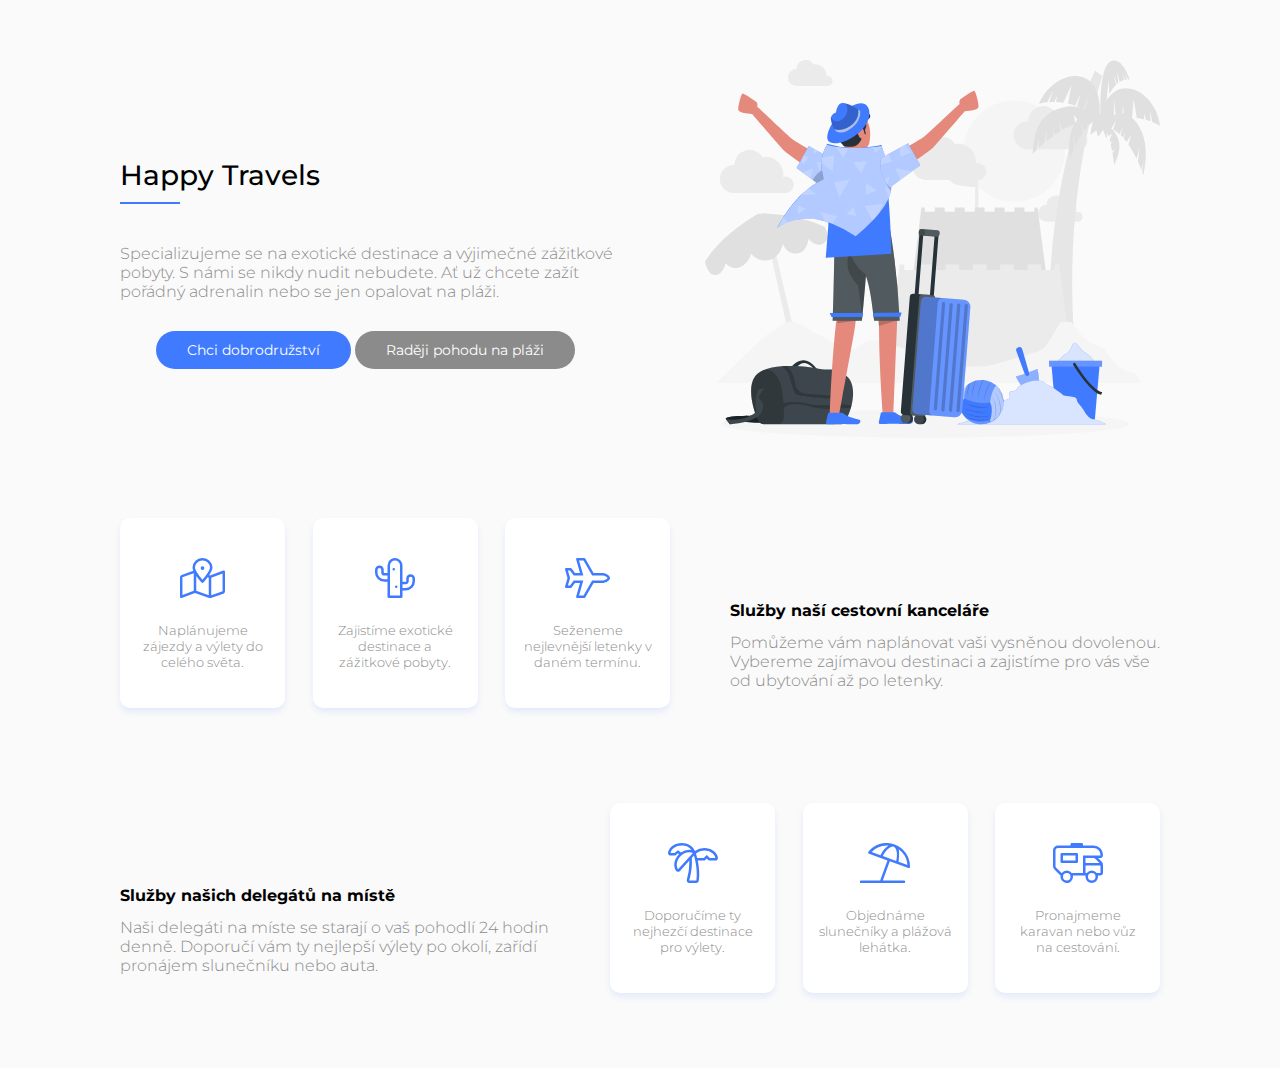
<file: PROJEKT-cestovka/index.html>
<!DOCTYPE html>
<html lang="en">
<head>
    <meta charset="UTF-8">
    <meta http-equiv="X-UA-Compatible" content="IE=edge">
    <meta name="viewport" content="width=device-width, initial-scale=1.0">
    <title>Happy Travels Ottmarova</title>
    <link rel="stylesheet" href="style.css">
    <style>
        @import url('https://fonts.googleapis.com/css2?family=Montserrat:wght@300;400;500&display=swap');
    </style>

</head>
<body>
<main>
    <section class="hero">
    <svg class="ilustrace" xmlns="http://www.w3.org/2000/svg" width="350" height="290.5" viewbox="0 0 350 290.5">
        <g id="happy-traveler" transform="translate(-43.176 -73.592)">
          <g id="Background_Complete" data-name="Background Complete" transform="translate(43.176 73.592)">
            <g id="Group_14" data-name="Group 14">
              <circle id="Ellipse_1" data-name="Ellipse 1" cx="38.967" cy="38.967" r="38.967" transform="translate(198.954 31.093)" fill="#f5f5f5"/>
              <path id="Path_1" data-name="Path 1" d="M405.792,138.32a6.342,6.342,0,0,0-8.17-6.079,13.437,13.437,0,0,0-15.774-15.159,11.747,11.747,0,0,0-21.784,5.939c-.066,0-.129-.009-.2-.009a10.827,10.827,0,1,0,0,21.655H399.63l-.007-.009A6.343,6.343,0,0,0,405.792,138.32Z" transform="translate(-111.609 -75.941)" fill="#ebebeb"/>
              <path id="Path_2" data-name="Path 2" d="M298.858,175.561a6.344,6.344,0,0,0-8.169-6.079,13.433,13.433,0,0,0-15.774-15.158,11.747,11.747,0,0,0-21.784,5.938c-.066,0-.13-.009-.2-.009a10.828,10.828,0,1,0,0,21.655H292.7l-.008-.009A6.342,6.342,0,0,0,298.858,175.561Z" transform="translate(-82.446 -89.636)" fill="#ebebeb"/>
              <path id="Path_3" data-name="Path 3" d="M112.2,188.367a6.342,6.342,0,0,0-8.17-6.079A13.437,13.437,0,0,0,88.254,167.13a11.747,11.747,0,0,0-21.784,5.939c-.066,0-.129-.009-.2-.009a10.828,10.828,0,1,0,0,21.655h39.764l-.008-.009A6.343,6.343,0,0,0,112.2,188.367Z" transform="translate(-43.938 -92.373)" fill="#ebebeb"/>
              <path id="Path_4" data-name="Path 4" d="M403.366,221.361a3.834,3.834,0,0,0-4.938-3.674,8.12,8.12,0,0,0-9.534-9.162,7.1,7.1,0,0,0-13.166,3.589c-.04,0-.079-.006-.119-.006a6.544,6.544,0,1,0,0,13.088h24.034l0-.006A3.833,3.833,0,0,0,403.366,221.361Z" transform="translate(-112.852 -100.724)" fill="#ebebeb"/>
              <path id="Path_5" data-name="Path 5" d="M156.16,89.84a3.831,3.831,0,0,0-4.937-3.674A8.116,8.116,0,0,0,141.689,77a7.1,7.1,0,0,0-13.167,3.589c-.039,0-.078-.007-.118-.007a6.544,6.544,0,0,0,0,13.089h24.034l-.006-.006A3.833,3.833,0,0,0,156.16,89.84Z" transform="translate(-58.054 -73.592)" fill="#ebebeb"/>
              <path id="Path_6" data-name="Path 6" d="M89.857,243.621l25.4,115.368,4.616-2.165L93.2,242.969Z" transform="translate(-46.073 -125.604)" fill="#ebebeb"/>
              <g id="Group_12" data-name="Group 12" transform="translate(252.071 0.417)">
                <g id="Group_10" data-name="Group 10" transform="translate(11.996 7.613)">
                  <path id="Path_7" data-name="Path 7" d="M399.33,351.2s-15.7-108.4,19.646-220.523L413.43,126.4s-41.423,84.79-35.392,227.843Z" transform="translate(-377.438 -126.4)" fill="#e6e6e6"/>
                </g>
                <g id="Group_11" data-name="Group 11">
                  <path id="Path_8" data-name="Path 8" d="M431.1,99.409c12.959-8.492,32.144,5.024,34.774,26.141a40.037,40.037,0,0,0-5.949-2.827c-1-5.312-1.972-10.015-1.972-10.015l.689,9.536c-1.139-.408-2.384-.808-3.731-1.173l-.9-5.133-.423,4.792a46.055,46.055,0,0,0-5.572-.987L445.6,104.766l-1.256,14.715a39.423,39.423,0,0,0-5.751.255l-1.482-10.191-.013,10.392a37.175,37.175,0,0,0-4.859,1.121l-1.775-15.2s.053,8.546-.044,15.793a39.884,39.884,0,0,0-12.515,7.363l-.135-1.871S419.273,107.16,431.1,99.409Z" transform="translate(-367.946 -75.452)" fill="#e0e0e0"/>
                  <path id="Path_9" data-name="Path 9" d="M410.218,91.988c-10.288-11.585-32.339-3.557-40.4,16.138a40.1,40.1,0,0,1,6.481-1.172c2.358-4.864,4.523-9.151,4.523-9.151l-3.159,9.025c1.206-.1,2.513-.157,3.908-.158l2.207-4.72-.844,4.735a46.391,46.391,0,0,1,5.636.506l6.25-13.822-2.637,14.53a39.685,39.685,0,0,1,5.485,1.75l4.1-9.448-2.705,10.034a37.19,37.19,0,0,1,4.4,2.352l5.687-14.206s-2.286,8.235-4.087,15.255a39.891,39.891,0,0,1,10.154,10.379l.62-1.771S419.607,102.563,410.218,91.988Z" transform="translate(-364.97 -74.818)" fill="#e0e0e0"/>
                  <path id="Path_10" data-name="Path 10" d="M401.837,121.313c10.314-10.07,18.065-1.306,18.065-1.306a22.513,22.513,0,0,0-10.341,6.647l-1.4-1.817.224,3.1c-.719.827-1.409,1.69-2.072,2.577l-2.364-5.375,1.008,7.277c-.949,1.395-1.834,2.822-2.649,4.246l-1.041-5.334.079,7.068c-.858,1.594-1.631,3.157-2.313,4.631l-1.124-9.78-.147,12.648c-1.651,3.9-2.508,6.643-2.508,6.643S391.523,131.382,401.837,121.313Z" transform="translate(-366.508 -76.67)" fill="#e0e0e0"/>
                  <path id="Path_11" data-name="Path 11" d="M431.3,145.6l-2.131,1.227c-.312-1.638-.671-3.361-1.081-5.105l1.452-2.652-1.822,1.126q-.218-.869-.454-1.734l1.856-5.2-2.779,2.07c-1.5-4.683-3.417-8.8-5.811-10.772,0,0,23.661,7.559,10.29,33.063,0,0-.428-4.038-1.38-9.338Z" transform="translate(-368.117 -77.173)" fill="#e0e0e0"/>
                  <path id="Path_12" data-name="Path 12" d="M404.563,123.933l-3.784-7.125,1.556,7.422q-.563.093-1.143.207l-4.9-6.105,1.208,7.03a43.823,43.823,0,0,0-4.925,1.815,55.53,55.53,0,0,0-5.113,2.58l-2.39-6.236,1.112,6.979c-1.624.969-3.2,2-4.72,3.063l-1.189-5.5.112,6.264c-1.858,1.343-3.614,2.716-5.23,4.055l.147-9.959-1.448,11.055c-1.657,1.415-3.14,2.764-4.408,3.963l-.184-6.908-1.746,8.773c-1.824,1.807-2.866,2.965-2.866,2.965.952-24.191,10.318-33.8,25.835-36.392S417.179,125.4,417.179,125.4,412.415,123.146,404.563,123.933Z" transform="translate(-364.649 -76.368)" fill="#e0e0e0"/>
                  <path id="Path_13" data-name="Path 13" d="M453.291,153.84l-1.419,7.211c-.68-1.79-1.61-4.089-2.781-6.647l1.27-10.553-2.325,8.319a81.394,81.394,0,0,0-6.3-10.878l2.208-7.316-3.582,5.43c-.716-.943-1.458-1.859-2.229-2.736l1.257-4.606-1.937,3.849q-.795-.861-1.625-1.661l1.523-6.144-2.42,5.312a27,27,0,0,0-4.968-3.587l2.467-7.513-3.867,6.809a17.076,17.076,0,0,0-7.771-1.624s4.661-7.493,13.307-10.081,27.2,13.029,19.134,47.461c0,0-.247-.784-.726-2.122Z" transform="translate(-368.133 -76.712)" fill="#e0e0e0"/>
                  <path id="Path_14" data-name="Path 14" d="M439.031,84.267l1.472,4.37a9.533,9.533,0,0,0-1.614.23l-1.776-5.689,1.185,5.841a12.6,12.6,0,0,0-3.185,1.454l-2.444-7.685,1.436,8.375c-.389.288-.785.606-1.187.96l-2.758-7.213,2.082,7.836a30.4,30.4,0,0,0-5.166,6.882l-.764-10.574-1.216,14.433a85.977,85.977,0,0,0-4.877,13.981s-1.5-38.417,7.756-42.766,14.763,14.147,14.763,14.147a5.409,5.409,0,0,0-1.266-.206Z" transform="translate(-368.092 -74.037)" fill="#e0e0e0"/>
                  <path id="Path_15" data-name="Path 15" d="M425.31,129.811l-.826,7.29-2.778-7.029-3.774,5.5-1.473-5.123-4.338,3.639s.53-9.295,3.3-13.544S426.484,119.282,425.31,129.811Z" transform="translate(-367.595 -76.808)" fill="#e0e0e0"/>
                </g>
              </g>
              <g id="Group_13" data-name="Group 13" transform="translate(139.386 78.291)">
                <path id="Path_16" data-name="Path 16" d="M300.835,252.124V201.31s-10.309,10.944-17.146,9.46-15.743,3.69-15.743,3.69,8.944-1.3,12.264,2.326,18.139,4.018,18.139,4.018v33.184Z" transform="translate(-229.929 -201.31)" fill="#ebebeb"/>
                <path id="Path_17" data-name="Path 17" d="M345.089,238.879h-2.341v3.2h-7.732v-3.2h-7.591v3.2h-7.732v-3.2H312.1v3.2H304.37v-3.2h-7.591v3.2h-7.732v-3.2h-7.591v3.2h-7.732v-3.2h-7.591v3.2H258.4v-3.2h-2.6l-7.533,60.215,104.614-.435Z" transform="translate(-228.708 -203.642)" fill="#e0e0e0"/>
                <path id="Path_18" data-name="Path 18" d="M360.441,285.48h-3.216v4.391H346.6V285.48h-10.43v4.391H325.548V285.48H315.119v4.391H304.495V285.48H294.065v4.391H283.441V285.48H273.012v4.391H262.388V285.48H251.959v4.391H241.335V285.48h-3.571l-10.35,82.732,143.734-.6Z" transform="translate(-227.413 -206.534)" fill="#ebebeb"/>
              </g>
              <path id="Path_19" data-name="Path 19" d="M356.622,361.378c-1.927-2.505-3.745-5.065-5.761-7.477a2.529,2.529,0,0,1-.292-.4,16.377,16.377,0,0,0-2.075-1.318c-.127-.051-.549-.246-.987-.431-.81-.342-1.614-.709-2.414-1.08-5.063-2.346-9.609-5.063-13.428-9.69-2.092-2.535-3.763-5.493-5.933-7.942-.052.081-.478-.176-.68-.373-.645-.084-1.519-.234-1.635-.235-.875-.017-1.752.017-2.626.062-1.25.064-2.5.182-3.741.308-4.853,8.182-10.993,19.348-13.7,20.826-4.192,2.286-42.858,14.04-45.705,13.346s-17.777.694-21.524.534-10.532-2.075-20.353-7.274-15.2-5.238-27.03-9.577-19.768-5.993-26.693.685-25.945-7.421-31.873-9.43-17.275-13.575-25.014-8.179S90.98,341.7,81.312,351.345,52.459,379.62,52.459,379.62H379.082l-3.749-7.552C368.107,371.613,361.509,367.734,356.622,361.378Z" transform="translate(-43.752 -131.15)" fill="#f5f5f5"/>
              <path id="Path_20" data-name="Path 20" d="M43.176,262.563S54.122,242.9,83.787,225.875c0,0,24.138-2.058,51.392,9.823,0,0,5.525,9.179-.753,12.8s-11.493-3.657-11.493-3.657-1.158,11.085-9.351,11.406-10.6-7.749-10.6-7.749-.8,10.173-10.583,12.744c-8.49,2.233-13.764-4.995-13.764-4.995s-1.689,8.361-9.3,10.772c-6.114,1.939-10.3-3.322-10.3-3.322s-1.755,9.074-8.248,9.074C45.217,272.767,43.176,262.563,43.176,262.563Z" transform="translate(-43.176 -107.412)" fill="#e0e0e0"/>
            </g>
          </g>
          <g id="Shadow" transform="translate(55.308 342.851)">
            <ellipse id="_Path_" data-name="&lt;Path&gt;" cx="157.131" cy="10.621" rx="157.131" ry="10.621" fill="#f5f5f5"/>
          </g>
          <g id="Sand" transform="translate(236.992 291.177)">
            <g id="Group_20" data-name="Group 20">
              <g id="Group_15" data-name="Group 15" transform="translate(70.838)">
                <path id="Path_21" data-name="Path 21" d="M383.989,365.847s4.082-5.973,7.792-7.643,4.322-8.014,6.335-8.366,4.24,5.51,7.765,7.216,8.863,8.757,8.863,8.757Z" transform="translate(-378.433 -349.822)" fill="#407bff"/>
                <path id="Path_22" data-name="Path 22" d="M383.989,365.847s4.082-5.973,7.792-7.643,4.322-8.014,6.335-8.366,4.24,5.51,7.765,7.216,8.863,8.757,8.863,8.757Z" transform="translate(-378.433 -349.822)" fill="#fff" opacity="0.8" style="isolation: isolate"/>
                <path id="Path_23" data-name="Path 23" d="M413.41,409.925h-29.68l-3.752-43.057h37.183Z" transform="translate(-378.184 -350.88)" fill="#407bff"/>
                <rect id="Rectangle_3" data-name="Rectangle 3" width="40.774" height="4.526" transform="translate(0 13.762)" fill="#407bff"/>
                <rect id="Rectangle_4" data-name="Rectangle 4" width="40.774" height="4.526" transform="translate(0 13.762)" fill="#fff" opacity="0.2" style="isolation: isolate"/>
                <path id="Path_24" data-name="Path 24" d="M397.916,367.784c2.706,4.239,14.266,21.737,21.435,23.011l.886-2.12s-6.423.768-20.6-21.961a1.019,1.019,0,0,0-1.342-.364h0A1.009,1.009,0,0,0,397.916,367.784Z" transform="translate(-379.287 -350.84)" fill="#263238"/>
              </g>
              <g id="Group_16" data-name="Group 16" transform="translate(45.412 3.254)">
                <path id="Path_25" data-name="Path 25" d="M352.79,353.4h0a2.392,2.392,0,0,1,3.015,1.624l5.071,17.719,6.591-2.638s3.968,14.774-3.525,17.106c-7.328,2.281-12.987-11.355-12.987-11.355l6.7-1.853-6.395-17.5A2.393,2.393,0,0,1,352.79,353.4Z" transform="translate(-350.956 -353.291)" fill="#407bff"/>
                <path id="Path_26" data-name="Path 26" d="M363.941,388.328c-7.325,2.279-12.981-11.358-12.981-11.358l6.7-1.848s1.154,1.97,2.448,1.482.769-2.748.769-2.748l6.594-2.636S371.435,385.992,363.941,388.328Z" transform="translate(-350.956 -354.404)" fill="#fff" opacity="0.4" style="isolation: isolate"/>
              </g>
              <g id="Group_17" data-name="Group 17" transform="translate(0 28.912)">
                <path id="Path_27" data-name="Path 27" d="M417.087,414.416c-3.688-1.829-7.453-3.557-8.659-3.636-2.6-.172-4.082-1.326-5.937-3.532s-2.6-4.754-5.936-8.3.371-4.966-6.679-5.88-4.329-.333-8.658-3.454-3.457-3.12-8.531-5.346-2.107-3.077-8.044-3.58c-4.1-.346-10.586,1.814-13.948,4.214-1.492,1.065-2.257,2.832-3.727,3.767-1.656,1.053-4.238-.9-3.967,2.63a9.046,9.046,0,0,1,.122,2.765c-.478,2.005-8.742,2-10.839,2.63a2,2,0,0,0-1.261.766c-.477.854.241,2.365-.687,2.678-.29.1-.612-.014-.914.043-1.119.215-.824,2.221-1.867,2.683-1,.441-2.259-.476-3.423-.039-.9.336-1.192,1.542-1.971,2.017-1.356.828-2.77,1.439-4.108,2.316-2.329,1.526-4.344,3.394-6.841,4.738l-6.679,1.825-1.995.7Z" transform="translate(-302.539 -380.647)" fill="#407bff"/>
                <path id="Path_28" data-name="Path 28" d="M417.087,414.416c-3.688-1.829-7.453-3.557-8.659-3.636-2.6-.172-4.082-1.326-5.937-3.532s-2.6-4.754-5.936-8.3.371-4.966-6.679-5.88-4.329-.333-8.658-3.454-3.457-3.12-8.531-5.346-2.107-3.077-8.044-3.58c-4.1-.346-10.586,1.814-13.948,4.214-1.492,1.065-2.257,2.832-3.727,3.767-1.656,1.053-4.238-.9-3.967,2.63a9.046,9.046,0,0,1,.122,2.765c-.478,2.005-8.742,2-10.839,2.63a2,2,0,0,0-1.261.766c-.477.854.241,2.365-.687,2.678-.29.1-.612-.014-.914.043-1.119.215-.824,2.221-1.867,2.683-1,.441-2.259-.476-3.423-.039-.9.336-1.192,1.542-1.971,2.017-1.356.828-2.77,1.439-4.108,2.316-2.329,1.526-4.344,3.394-6.841,4.738l-6.679,1.825-1.995.7Z" transform="translate(-302.539 -380.647)" fill="#fff" opacity="0.8" style="isolation: isolate"/>
              </g>
              <g id="Group_19" data-name="Group 19" transform="translate(1.689 28.531)">
                <path id="Path_29" data-name="Path 29" d="M338.49,397.321a1.522,1.522,0,0,1-.009.206v.009a16.9,16.9,0,0,1-2.664,8.957c-.141.216-.281.431-.441.647a17.083,17.083,0,0,1-3.527,3.686,11.146,11.146,0,0,1-.957.685h-.009a1.64,1.64,0,0,1-.234.15c-.1.075-.206.131-.31.2a5.359,5.359,0,0,1-.5.3c-.263.15-.535.3-.807.431h-.009a17.017,17.017,0,0,1-19.95-3.489,16.585,16.585,0,0,1-2.861-4,16.963,16.963,0,0,1-1.876-7.775v-.056c0-.478.019-.957.066-1.426a16.787,16.787,0,0,1,1.81-6.3,15.379,15.379,0,0,1,.825-1.435,17.385,17.385,0,0,1,3.6-4.033,14.712,14.712,0,0,1,1.4-1.013,6.241,6.241,0,0,1,.525-.338,16.7,16.7,0,0,1,4.314-1.867c.131-.037.263-.075.394-.1a17.188,17.188,0,0,1,4.146-.507q.661,0,1.294.056c.113,0,.216.009.328.019h.009a16.807,16.807,0,0,1,5.478,1.482c.066.028.141.066.216.1a17.032,17.032,0,0,1,9.6,13.159v.028A15.934,15.934,0,0,1,338.49,397.321Z" transform="translate(-304.34 -380.241)" fill="#407bff"/>
                <path id="Path_30" data-name="Path 30" d="M340.062,397.606a17.034,17.034,0,0,1-9.454,15.27c-.009.009-.009,0-.009,0a3.581,3.581,0,0,1-.938-1.154c3.151-9.192,0-14.116,0-14.116l.009-.094.225-1.473.047-.272c.488-2.729,1.716-7.841,4.38-10.936A17.045,17.045,0,0,1,340.062,397.606Z" transform="translate(-305.911 -380.526)" fill="#fff" opacity="0.6" style="isolation: isolate"/>
                <path id="Path_31" data-name="Path 31" d="M308.326,394.62s-2.992,2.992-2.11,10.73a17.074,17.074,0,0,1,4.427-21.028A20.559,20.559,0,0,0,308.326,394.62Z" transform="translate(-304.34 -380.494)" fill="#fff" opacity="0.6" style="isolation: isolate"/>
                <path id="Path_32" data-name="Path 32" d="M333.012,384.546c-3.752,4.352-4.662,12.775-4.662,12.775-10.3,2.523-19.762-2.954-19.762-2.954a20.659,20.659,0,0,1,2.317-10.3,17.075,17.075,0,0,1,22.107.478Z" transform="translate(-304.602 -380.241)" fill="#fff" opacity="0.2" style="isolation: isolate"/>
                <path id="Path_33" data-name="Path 33" d="M329.34,414.5a17.017,17.017,0,0,1-19.95-3.489c3.2,1.9,9.736,4.568,19.012,2.336A3.58,3.58,0,0,0,329.34,414.5Z" transform="translate(-304.653 -382.151)" fill="#fff" opacity="0.2" style="isolation: isolate"/>
                <g id="Group_18" data-name="Group 18" transform="translate(0 0.056)" opacity="0.2" style="isolation: isolate">
                  <path id="Path_34" data-name="Path 34" d="M330.009,382a20.065,20.065,0,0,0-1.229,1.951,30.111,30.111,0,0,0-1.791,4.014c-.525,1.379-.929,2.8-1.313,4.211-.366,1.426-.694,2.87-.966,4.324a30.273,30.273,0,0,1,.619-4.4,36.108,36.108,0,0,1,1.219-4.3,26.451,26.451,0,0,1,1.913-4.033,20.492,20.492,0,0,1,1.332-1.876C329.859,381.929,329.934,381.967,330.009,382Z" transform="translate(-305.604 -380.4)"/>
                  <path id="Path_35" data-name="Path 35" d="M323.981,380.32c-.234.422-.45.853-.657,1.285a29.321,29.321,0,0,0-1.7,4.511c-.5,1.538-.872,3.114-1.229,4.69s-.657,3.17-.929,4.765a40.082,40.082,0,0,1,.582-4.84,41.054,41.054,0,0,1,1.126-4.746,26.5,26.5,0,0,1,1.829-4.549c.206-.385.422-.769.647-1.135C323.766,380.3,323.869,380.31,323.981,380.32Z" transform="translate(-305.279 -380.301)"/>
                  <path id="Path_36" data-name="Path 36" d="M317.919,380.781c-.094.253-.2.507-.291.76a33.318,33.318,0,0,0-1.266,4.268c-.366,1.444-.647,2.908-.919,4.38s-.5,2.945-.713,4.427a37.841,37.841,0,0,1,.366-4.483,44.286,44.286,0,0,1,.816-4.427,28.044,28.044,0,0,1,1.379-4.305c.075-.169.15-.347.234-.516C317.656,380.847,317.788,380.809,317.919,380.781Z" transform="translate(-304.985 -380.331)"/>
                  <path id="Path_37" data-name="Path 37" d="M312.98,382.881c-.319,1.051-.619,2.1-.835,3.17-.272,1.191-.469,2.4-.657,3.611s-.319,2.429-.431,3.658a25.594,25.594,0,0,1,.075-3.7,34.591,34.591,0,0,1,.553-3.667,27.572,27.572,0,0,1,.769-2.739C312.624,383.1,312.8,382.984,312.98,382.881Z" transform="translate(-304.755 -380.461)"/>
                  <path id="Path_38" data-name="Path 38" d="M334.56,403.869a16.711,16.711,0,0,1-.685,5.224,17.66,17.66,0,0,1-.91,2.467c-.122.272-.263.544-.4.807h-.009a1.642,1.642,0,0,1-.234.15,19.731,19.731,0,0,0,1.21-3.517,17.493,17.493,0,0,0,.563-5.121,18.727,18.727,0,0,0-.788-5.093,20.878,20.878,0,0,0-2.063-4.774,16.405,16.405,0,0,1,2.4,4.662A17.492,17.492,0,0,1,334.56,403.869Z" transform="translate(-306.01 -381.152)"/>
                  <path id="Path_39" data-name="Path 39" d="M338.057,403.151l-.047,1.416-.2,1.407a9.264,9.264,0,0,1-.2,1.135c-.141.216-.281.431-.441.647a12.141,12.141,0,0,0,.281-1.829l.141-1.388.028-1.388a9.944,9.944,0,0,0-.037-1.4c-.047-.46-.047-.919-.131-1.379A20.508,20.508,0,0,0,336.078,395a19.059,19.059,0,0,0-2.758-4.84,15.947,15.947,0,0,1,3.086,4.7,19.7,19.7,0,0,1,1.519,5.459c.075.469.066.938.1,1.416A10.2,10.2,0,0,1,338.057,403.151Z" transform="translate(-306.139 -380.913)"/>
                  <path id="Path_40" data-name="Path 40" d="M340.406,397.74a1.522,1.522,0,0,1-.009.206c-.019-.1-.038-.216-.056-.319a24.906,24.906,0,0,0-1.885-5.637,20.336,20.336,0,0,0-3.245-5,17.436,17.436,0,0,1,3.564,4.84,23.229,23.229,0,0,1,1.482,3.649v.028A15.934,15.934,0,0,1,340.406,397.74Z" transform="translate(-306.256 -380.716)"/>
                  <path id="Path_41" data-name="Path 41" d="M307.491,392.421a13.983,13.983,0,0,0-1.923,2.776,18.367,18.367,0,0,0-1.229,2.823c0-.478.019-.957.066-1.426a14.165,14.165,0,0,1,.854-1.576A9.9,9.9,0,0,1,307.491,392.421Z" transform="translate(-304.34 -381.053)"/>
                  <path id="Path_42" data-name="Path 42" d="M308.422,387.581c-.713.807-1.407,1.6-2.082,2.411a15.372,15.372,0,0,1,.825-1.435A14.047,14.047,0,0,1,308.422,387.581Z" transform="translate(-304.464 -380.753)"/>
                  <path id="Path_43" data-name="Path 43" d="M308.559,399.159q2.337.9,4.732,1.592a42.5,42.5,0,0,0,4.838,1.153,22.023,22.023,0,0,0,9.85-.122,14.864,14.864,0,0,1-4.914.984,25.853,25.853,0,0,1-5.019-.4,35.916,35.916,0,0,1-4.863-1.272A32.738,32.738,0,0,1,308.559,399.159Z" transform="translate(-304.602 -381.471)"/>
                  <path id="Path_44" data-name="Path 44" d="M308.559,403.507a40.417,40.417,0,0,0,4.807,1.577,36.387,36.387,0,0,0,4.949.95,28.662,28.662,0,0,0,5.025.237l1.26-.059,1.253-.151c.845-.053,1.655-.3,2.5-.42a20.866,20.866,0,0,1-4.99.99,25.791,25.791,0,0,1-5.1-.133,31.706,31.706,0,0,1-4.989-1.069A26.086,26.086,0,0,1,308.559,403.507Z" transform="translate(-304.602 -381.741)"/>
                  <path id="Path_45" data-name="Path 45" d="M308.989,407.266a30.006,30.006,0,0,0,4.573,1.708,28.048,28.048,0,0,0,4.764.959c.8.128,1.612.15,2.421.21.809-.009,1.621.022,2.429-.046a29.116,29.116,0,0,0,4.829-.7,20.434,20.434,0,0,1-4.8,1.058,22.03,22.03,0,0,1-4.934-.058,25.183,25.183,0,0,1-4.813-1.081A20.972,20.972,0,0,1,308.989,407.266Z" transform="translate(-304.629 -381.975)"/>
                  <path id="Path_46" data-name="Path 46" d="M309.747,410.1a30.765,30.765,0,0,0,4.308,1.607,27.234,27.234,0,0,0,4.479.923,21.684,21.684,0,0,0,4.56.146l1.142-.089,1.132-.184c.765-.081,1.49-.342,2.251-.486a17.12,17.12,0,0,1-4.493,1.118,19.836,19.836,0,0,1-4.651-.04,24.123,24.123,0,0,1-4.529-1.046A20.489,20.489,0,0,1,309.747,410.1Z" transform="translate(-304.676 -382.151)"/>
                </g>
              </g>
            </g>
          </g>
          <g id="Travel_bag" data-name="Travel bag" transform="translate(59.031 304.555)">
            <g id="Group_23" data-name="Group 23">
              <path id="Path_47" data-name="Path 47" d="M113.791,369.478s3.34-5.009,9.276-5.38,10.947,7.2,10.947,7.2H132.13s-4.795-5.159-8.228-5.159-6.771,4.267-6.771,4.267Z" transform="translate(-63.414 -364.085)" fill="#263238"/>
              <g id="Group_21" data-name="Group 21" transform="translate(0 41.754)">
                <path id="Path_48" data-name="Path 48" d="M60.08,411.844c2.059-3.425,25.063-1.2,30.259-3.242l2.783,4.826s-3.965,2.2-10.554,1.424-16.533-.987-19.131,1.3Z" transform="translate(-60.08 -408.602)" fill="#263238"/>
                <path id="Path_49" data-name="Path 49" d="M60.08,411.844c2.059-3.425,25.063-1.2,30.259-3.242l2.783,4.826s-3.965,2.2-10.554,1.424-16.533-.987-19.131,1.3Z" transform="translate(-60.08 -408.602)" opacity="0.3" style="isolation: isolate"/>
              </g>
              <path id="Path_50" data-name="Path 50" d="M158.284,398.936c-.188.816-.394,1.613-.628,2.392-1.848,6.387-4.765,11.555-6.866,12.353H91.147A5.373,5.373,0,0,1,86.9,411.6c-.009-.019-.028-.037-.047-.066a4.713,4.713,0,0,1-.553-.91c-4.118-8.6-8.273-25.8-2.429-33.644a13.033,13.033,0,0,1,2.1-2.214,2.049,2.049,0,0,1,.169-.131,17.57,17.57,0,0,1,4.071-2.486c.009,0,.009-.009.019-.009s.019-.009.028-.009c4.108-1.857,9.154-2.711,14.107-3.076,1.435-.113,2.861-.178,4.258-.206,3.658-.1,7.072-.009,9.792.066,9.586.244,17.127,3.1,22.267,2.6a15.425,15.425,0,0,1,5.665.45,15.982,15.982,0,0,1,1.557.525,25.14,25.14,0,0,1,6.453,3.967C160.151,381.106,160.235,390.663,158.284,398.936Z" transform="translate(-61.377 -364.378)" fill="#263238"/>
              <path id="Path_51" data-name="Path 51" d="M158.284,398.936c-.188.816-.394,1.613-.628,2.392-1.848,6.387-4.765,11.555-6.866,12.353H91.147A5.373,5.373,0,0,1,86.9,411.6c-.009-.019-.028-.037-.047-.066a4.713,4.713,0,0,1-.553-.91c-4.118-8.6-8.273-25.8-2.429-33.644a13.033,13.033,0,0,1,2.1-2.214,2.049,2.049,0,0,1,.169-.131,17.57,17.57,0,0,1,4.071-2.486c.009,0,.009-.009.019-.009s.019-.009.028-.009c4.108-1.857,9.154-2.711,14.107-3.076,1.435-.113,2.861-.178,4.258-.206,3.658-.1,7.072-.009,9.792.066,9.586.244,17.127,3.1,22.267,2.6a15.425,15.425,0,0,1,5.665.45,15.982,15.982,0,0,1,1.557.525,25.14,25.14,0,0,1,6.453,3.967C160.151,381.106,160.235,390.663,158.284,398.936Z" transform="translate(-61.377 -364.378)" fill="#fff" opacity="0.1" style="isolation: isolate"/>
              <g id="Group_22" data-name="Group 22" transform="translate(19.6 4.469)">
                <path id="Path_52" data-name="Path 52" d="M149.149,398.53c-4.268,0-12.8,2.035-25.418-.741a40.1,40.1,0,0,0-17.908-.136c-.135-1.9-.293-3.965-.457-6.233-1.116-15.241-9.811-21.638-15.11-19.106-.009,0-.019.009-.028.009s-.009.009-.019.009a23.462,23.462,0,0,0-4.071,2.486,2.05,2.05,0,0,0-.169.131,13.034,13.034,0,0,0-2.1,2.214C78.025,385,82.18,402.206,86.3,410.807a4.713,4.713,0,0,0,.553.91c.019.028.038.047.047.066a5.4,5.4,0,0,0,4.052,1.829h10.7c4.36,0,4.877-3.993,4.391-12.578.737-.425,1.644-.971,2.662-1.632,2.654-1.726,12.981-.872,17.436.8s16.142,2.411,21.8,1.491a37.779,37.779,0,0,1,9.717-.178c.234-.779.441-1.576.628-2.392C156.333,398.914,152.272,398.53,149.149,398.53Z" transform="translate(-80.977 -369.032)" opacity="0.2" style="isolation: isolate"/>
                <path id="Path_53" data-name="Path 53" d="M111.922,376.822c2.6,9.464,4.38,12.8,5.065,13.731s19.575,3.17,23.12,3.161a68.641,68.641,0,0,0,12.231-1.2c2.41-.61,3.189-12.747-2.889-20.025a15.988,15.988,0,0,0-1.557-.525c3.311,7.428,3.386,16.526,2.992,17.793-.563,1.8-6.125,1.538-8.723,1.482s-18.74-1.06-20.409-1.716a8.563,8.563,0,0,1-3.892-3.236c-1.3-1.67-1.482-7.419-3.836-12.381a19.47,19.47,0,0,0-3.855-5.055c-1.4.028-2.823.094-4.258.206A12.371,12.371,0,0,1,111.922,376.822Z" transform="translate(-82.524 -368.85)" opacity="0.2" style="isolation: isolate"/>
              </g>
              <path id="Path_54" data-name="Path 54" d="M90.339,386.644l-5.2,1.3s-3.689,10.575-1.484,15.028-15.045,10.588-23.58,7.507l3.357,4.307s20.409-1.286,24.3-9.055-1.67-8.963-2.04-11.148S90.339,386.644,90.339,386.644Z" transform="translate(-60.08 -365.485)" fill="#263238"/>
              <path id="Path_55" data-name="Path 55" d="M90.339,386.644l-5.2,1.3s-3.689,10.575-1.484,15.028-15.045,10.588-23.58,7.507l3.357,4.307s20.409-1.286,24.3-9.055-1.67-8.963-2.04-11.148S90.339,386.644,90.339,386.644Z" transform="translate(-60.08 -365.485)" fill="#fff" opacity="0.1" style="isolation: isolate"/>
            </g>
          </g>
          <g id="Character" transform="translate(68.745 97.218)">
            <g id="Group_33" data-name="Group 33" transform="translate(0)">
              <g id="_Group_" data-name="&lt;Group&gt;">
                <path id="Path_56" data-name="Path 56" d="M136.871,150.73S116.8,139.5,112.647,136.59s-26.38-24.718-27.627-25.341c0,0,.831-2.493-1.038-3.947s-9.14-6.232-10.178-6.232-3.74,10.178-3.323,12.671,10.593,3.116,10.593,3.116,21.188,24.67,24.511,28.122,25.965,18.2,25.965,18.2Z" transform="translate(-70.437 -98.923)" fill="#e4897b"/>
                <g id="Group_25" data-name="Group 25" transform="translate(44.836 42.514)">
                  <path id="Path_57" data-name="Path 57" d="M148.076,155.458s4.4,8.888-6.284,22.988l-23.549-17.313,9.4-17.024Z" transform="translate(-118.24 -144.108)" fill="#407bff"/>
                  <path id="Path_58" data-name="Path 58" d="M141.792,178.448l-11.124-8.179-1.454-1.069-6.275-4.605-4.7-3.461,3.461-6.256,1.96-3.555,3.986-7.213,3.846,2.138,3.32,1.838,13.262,7.372a10.55,10.55,0,0,1,.8,3.236C149.295,162.475,148.657,169.378,141.792,178.448Z" transform="translate(-118.24 -144.108)" fill="#fff" opacity="0.6" style="isolation: isolate"/>
                  <path id="Path_59" data-name="Path 59" d="M142.614,179.413l-11.124-8.179c3.817-7.9,13.694-10.683,18.205-11.574C150.117,163.44,149.48,170.343,142.614,179.413Z" transform="translate(-119.062 -145.073)" opacity="0.2" style="isolation: isolate"/>
                  <g id="Group_24" data-name="Group 24" transform="translate(3.461 2.14)" opacity="0.2">
                    <path id="Path_60" data-name="Path 60" d="M135.69,148.228l-3.32,1.932V146.39Z" transform="translate(-122.578 -146.39)" fill="#fff"/>
                    <path id="Path_61" data-name="Path 61" d="M127.82,152.963l-4.164,5.843-1.726-3.452,1.96-3.555Z" transform="translate(-121.93 -146.726)" fill="#fff"/>
                    <path id="Path_62" data-name="Path 62" d="M130.979,162.41l-1.454,7.926-6.275-4.605Z" transform="translate(-122.012 -147.384)" fill="#fff"/>
                    <path id="Path_63" data-name="Path 63" d="M134.56,157.553l2.319,5.934,4.814-6.542Z" transform="translate(-122.714 -147.045)" fill="#fff"/>
                  </g>
                </g>
                <path id="Path_64" data-name="Path 64" d="M196.723,148.44s20.07-11.231,24.225-14.139,26.38-24.718,27.626-25.342c0,0-.831-2.492,1.039-3.946s9.139-6.232,10.178-6.232,3.739,10.178,3.323,12.671-10.594,3.116-10.594,3.116-21.187,24.67-24.511,28.122-25.965,18.2-25.965,18.2Z" transform="translate(-78.275 -98.781)" fill="#e4897b"/>
                <path id="Path_65" data-name="Path 65" d="M169.552,278.45s-.431,7.1-1.116,16.555c-.431,5.89-.966,12.69-1.548,19.265-.788,8.835-1.679,17.258-2.57,22.492-.816,4.812-11.649,64.567-11.649,64.567h-7.26c2.289-55.723,5.834-77.333,5.965-80.578.047-1.06.084-2.532.131-4.286.141-6.359.263-16.4.338-23.711.056-5.271.084-9.107.084-9.107Z" transform="translate(-75.09 -151.432)" fill="#e4897b"/>
                <path id="Path_66" data-name="Path 66" d="M199.784,323.661c-.253,4.868-3.151,77.548-3.151,77.548H188.65c-4.08-57.889-2.532-77.989-3.264-82,0-.019-.009-.028-.009-.047-1.247-6.828-2.42-15.8-3.227-22.464-.647-5.356-1.05-9.211-1.05-9.211l16.273-7.034s.985,8.4,1.726,18.552c.366,5.065.685,10.571.778,15.692C199.943,317.9,199.924,320.959,199.784,323.661Z" transform="translate(-77.305 -151.556)" fill="#e4897b"/>
                <path id="Path_67" data-name="Path 67" d="M152.248,293.7l16.592,2.251c-.431,5.89-.966,12.69-1.548,19.265l-15.382,2.195C152.051,311.052,152.173,301.007,152.248,293.7Z" transform="translate(-75.494 -138.525)" opacity="0.2" style="isolation: isolate"/>
                <path id="Path_68" data-name="Path 68" d="M199.947,315.769l-14.5,4.465c-1.247-6.828-2.42-15.8-3.226-22.464l16.948,2.307C199.534,305.142,199.853,310.648,199.947,315.769Z" transform="translate(-77.375 -139.228)" opacity="0.2" style="isolation: isolate"/>
                <path id="Path_69" data-name="Path 69" d="M154.2,407.083h-9.575a.69.69,0,0,0-.672.541l-1.554,7.019a1.164,1.164,0,0,0,1.153,1.4c3.1-.05,5.355-.241,9.244-.241,2.4,0,9.626.251,12.935.251s3.74-3.269,2.386-3.57c-6.076-1.323-10.648-3.158-12.594-4.9A1.9,1.9,0,0,0,154.2,407.083Z" transform="translate(-74.902 -159.416)" fill="#407bff"/>
                <path id="Path_70" data-name="Path 70" d="M197.492,406.816h-9.575a.691.691,0,0,0-.672.541l-1.554,7.019a1.163,1.163,0,0,0,.9,1.379,1.183,1.183,0,0,0,.256.025c3.1-.051,5.355-.241,9.245-.241,2.4,0,9.625.25,12.934.25s3.74-3.269,2.386-3.569c-6.076-1.323-10.648-3.159-12.594-4.9A1.9,1.9,0,0,0,197.492,406.816Z" transform="translate(-77.589 -159.399)" fill="#407bff"/>
                <path id="Path_71" data-name="Path 71" d="M170.356,307.336c.076-.64.153-1.311.23-2.056.973-9.606,1.965-21.135,2.848-32.243,3.241,8.711,4.638,20.951,6.323,34.3h19.7a577.893,577.893,0,0,0-8.169-74.632H149.459c-.051,4.294-.529,45.959-1.6,74.632Z" transform="translate(-75.242 -130.416)" fill="#263238"/>
                <path id="Path_72" data-name="Path 72" d="M170.356,307.336c.076-.64.153-1.311.23-2.056.973-9.606,1.965-21.135,2.848-32.243,3.241,8.711,4.638,20.951,6.323,34.3h19.7a577.893,577.893,0,0,0-8.169-74.632H149.459c-.051,4.294-.529,45.959-1.6,74.632Z" transform="translate(-75.242 -130.416)" fill="#fff" opacity="0.2" style="isolation: isolate"/>
                <g id="Group_26" data-name="Group 26" transform="translate(75.253 14.766)">
                  <path id="Path_73" data-name="Path 73" d="M176.528,140a11.249,11.249,0,0,1-.34,1.115,10.934,10.934,0,0,1-3.9,5.2,11.06,11.06,0,0,1-1.427.882,9.878,9.878,0,0,1-11.8-1.877c-3.95-3.989-3.845-8.593-4.289-16.389a10.69,10.69,0,0,1,14.751-10.662C177.17,121.383,178.219,132.983,176.528,140Z" transform="translate(-150.923 -114.706)" fill="#e4897b"/>
                  <path id="Path_74" data-name="Path 74" d="M172.79,148.122a11.058,11.058,0,0,1-1.427.882,9.936,9.936,0,0,1-8.54.378,11.656,11.656,0,0,1,1.393-2.646A15.392,15.392,0,0,1,172.79,148.122Z" transform="translate(-151.424 -116.516)" opacity="0.2" style="isolation: isolate"/>
                  <path id="Path_75" data-name="Path 75" d="M156.723,157.661c3.84,3.489,13.248,2.2,13.248,2.2s5.872-1.608,4.639-3.443c-3.459-.571-5.134-2.185-5.826-4.251a10.042,10.042,0,0,1-.351-3.951,20.653,20.653,0,0,1,.291-2.206L157.093,137.4C158.618,143.083,160.482,153.54,156.723,157.661Z" transform="translate(-151.046 -115.944)" fill="#e4897b"/>
                  <path id="Path_76" data-name="Path 76" d="M172.035,132.721l1.682.636-.841-3.438s2.465-3.7,0-7.007c0,0,6.793-2.063,2.956-5.649-1.428-1.335-3.2,0-7.883-2.044-2.543-1.109-10.5-1.195-10.892,2.044,0,0-5.728-.037-6.346,9.748a19.518,19.518,0,0,0,6.067,15.418s6.916,1.639,10.275-1.138S172.035,132.721,172.035,132.721Z" transform="translate(-150.67 -114.524)" fill="#263238"/>
                  <path id="Path_77" data-name="Path 77" d="M168.715,134.183a5.052,5.052,0,0,0,2.594,3.464c1.588.673,2.63-1.564,2.4-3.907-.218-2.077-1.293-5-2.992-4.615S168.162,132.087,168.715,134.183Z" transform="translate(-151.78 -115.428)" fill="#e4897b"/>
                </g>
                <path id="Path_78" data-name="Path 78" d="M174.19,274.3c-.883,11.11-1.875,22.66-2.848,32.266-1.424-13.866-3.168-23.753-3.168-23.753s-1.635-1.343-6.127-8.513,0-20.554,0-20.554C161.907,266.175,174.19,274.3,174.19,274.3Z" transform="translate(-75.999 -132.986)" opacity="0.2" style="isolation: isolate"/>
                <path id="Path_79" data-name="Path 79" d="M202.94,310.537l-.866,3.259H181.1v-3.008Z" transform="translate(-77.305 -139.875)" fill="#407bff"/>
                <path id="Path_80" data-name="Path 80" d="M171.226,311.02l-.627,3.008h-23.75l-1.436-3.008Z" transform="translate(-75.09 -139.945)" fill="#407bff"/>
                <g id="Group_27" data-name="Group 27" transform="translate(77.787 48.421)">
                  <path id="Path_81" data-name="Path 81" d="M174.641,156.208s-3.411-5.4-12.017-5.783-9.253,5.538-9.253,5.538Z" transform="translate(-153.371 -150.407)" fill="#407bff"/>
                  <path id="Path_82" data-name="Path 82" d="M174.641,156.208s-3.411-5.4-12.017-5.783-9.253,5.538-9.253,5.538Z" transform="translate(-153.371 -150.407)" fill="#fff" opacity="0.5" style="isolation: isolate"/>
                </g>
                <path id="Path_83" data-name="Path 83" d="M143.062,153.038a442.3,442.3,0,0,1-.9,87.729l50.4-3.074c-.571-51.436-7.458-83.826-7.458-83.826s-13,2.725-23.562,2.331A75.807,75.807,0,0,1,143.062,153.038Z" transform="translate(-74.889 -112.186)" fill="#407bff"/>
                <g id="Group_29" data-name="Group 29" transform="translate(30.088 41.621)">
                  <path id="Path_84" data-name="Path 84" d="M182.642,153.867s6.73,15.735,7.458,31.667-27.357,37.772-27.357,37.772-21.637-14.893-38.334-13.544-21.892,7.288-21.892,7.288,12.988-27.768,35.593-37.45c0,0-4.692-15.992,2.492-26.562C140.6,153.038,156.226,158.12,182.642,153.867Z" transform="translate(-102.516 -153.038)" fill="#407bff"/>
                  <path id="Path_85" data-name="Path 85" d="M190.1,185.53a13.016,13.016,0,0,1-.009,1.351,15.827,15.827,0,0,1-.253,2.073,22.448,22.448,0,0,1-1.435,4.727v.009a51.664,51.664,0,0,1-7.766,12.2c-1.594,1.951-3.283,3.827-4.952,5.571a131.84,131.84,0,0,1-12.934,11.846,103.1,103.1,0,0,0-18.036-9.52c-1.923-.769-3.921-1.491-5.956-2.1h-.009a39.734,39.734,0,0,0-14.332-1.923A54.824,54.824,0,0,0,110.8,212.43c-.76.263-1.463.544-2.11.816-.2.084-.394.169-.582.253a23,23,0,0,0-4.014,2.242c-.141.094-.272.2-.394.291-.244.178-.441.338-.61.488a2.414,2.414,0,0,0-.225.2,1.244,1.244,0,0,0-.159.15l-.113.113-.066.066c.019-.047.113-.244.281-.582.075-.141.159-.319.263-.516.263-.525.628-1.229,1.107-2.082.066-.122.131-.244.206-.375q.169-.31.366-.647c.122-.225.253-.46.394-.694.544-.957,1.182-2.026,1.9-3.18a95.184,95.184,0,0,1,13.6-17.2l.009-.009a65.98,65.98,0,0,1,5.853-5.168,52.292,52.292,0,0,1,11.593-6.988,45.253,45.253,0,0,1-1.482-12.54,32.762,32.762,0,0,1,.328-4.005A23.627,23.627,0,0,1,140.6,153.04a48.629,48.629,0,0,0,7.035,1.491,91.225,91.225,0,0,0,9.408.91,118.636,118.636,0,0,0,18.927-.666q3.208-.352,6.669-.91s.075.178.216.525a110.7,110.7,0,0,1,3.855,11.452c.413,1.491.825,3.086,1.219,4.755.356,1.548.694,3.161.994,4.821v.009A78.462,78.462,0,0,1,190.1,185.53Z" transform="translate(-102.517 -153.038)" fill="#fff" opacity="0.6" style="isolation: isolate"/>
                  <g id="Group_28" data-name="Group 28" transform="translate(0.004 0.827)" opacity="0.2" style="isolation: isolate">
                    <path id="Path_86" data-name="Path 86" d="M188.037,201.31l-2.964,7.579c-1.594,1.951-3.283,3.827-4.952,5.571l-6.031-11.293Z" transform="translate(-106.962 -156.861)" fill="#fff"/>
                    <path id="Path_87" data-name="Path 87" d="M133.772,193.293l-11.912.685a65.98,65.98,0,0,1,5.853-5.168Z" transform="translate(-103.72 -156.085)" fill="#fff"/>
                    <path id="Path_88" data-name="Path 88" d="M148.569,161.6l-1.276,12.381-8.413-6.387a32.762,32.762,0,0,1,.328-4Z" transform="translate(-104.777 -154.397)" fill="#fff"/>
                    <path id="Path_89" data-name="Path 89" d="M153.113,195.444l-3.9-11.886,11.859-2.2Z" transform="translate(-105.418 -155.623)" fill="#fff"/>
                    <path id="Path_90" data-name="Path 90" d="M175.126,184.3V193.2l8.519-3.061Z" transform="translate(-107.026 -155.805)" fill="#fff"/>
                    <path id="Path_91" data-name="Path 91" d="M150.91,211.569l-4.005,5.646c-1.923-.769-3.921-1.491-5.956-2.1h-.009l-3.02-6.884Z" transform="translate(-104.717 -157.291)" fill="#fff"/>
                    <path id="Path_92" data-name="Path 92" d="M119.33,202.692l6.122,2.6-6.122,4.174Z" transform="translate(-103.563 -156.947)" fill="#fff"/>
                    <path id="Path_93" data-name="Path 93" d="M110.8,216.131c-6.1,2.129-8.282,4.624-8.282,4.624a84.535,84.535,0,0,1,4.53-8.085Z" transform="translate(-102.52 -157.566)" fill="#fff"/>
                    <path id="Path_94" data-name="Path 94" d="M164.361,204.077l-5.273,5.473,7.973,1.391Z" transform="translate(-106.031 -157.033)" fill="#fff"/>
                    <path id="Path_95" data-name="Path 95" d="M164.71,167.41l6.2,8.349,4.438-9.462Z" transform="translate(-106.38 -154.688)" fill="#fff"/>
                    <path id="Path_96" data-name="Path 96" d="M194.116,176.266l-7.926-5.215,5.712-4.361C192.709,169.579,193.5,172.833,194.116,176.266Z" transform="translate(-107.713 -154.713)" fill="#fff"/>
                    <path id="Path_97" data-name="Path 97" d="M195.549,189.029a20.607,20.607,0,0,1-1.688,6.8l-3.32-8.169Z" transform="translate(-107.983 -156.014)" fill="#fff"/>
                    <path id="Path_98" data-name="Path 98" d="M187.714,154.445l-5.018,5.149-1.867-4.765q3.208-.352,6.669-.91S187.574,154.1,187.714,154.445Z" transform="translate(-107.38 -153.92)" fill="#fff"/>
                    <path id="Path_99" data-name="Path 99" d="M160.027,155.54l-3.686,7.8-5.721-8.713A91.221,91.221,0,0,0,160.027,155.54Z" transform="translate(-105.505 -153.964)" fill="#fff"/>
                  </g>
                  <path id="Path_100" data-name="Path 100" d="M195.531,186.594a13.008,13.008,0,0,1-.009,1.351,15.825,15.825,0,0,1-.253,2.073c-6.547-10.411-5.009-19.828-5.009-19.828l3.1,1.473c.356,1.548.694,3.161.994,4.821v.009A78.455,78.455,0,0,1,195.531,186.594Z" transform="translate(-107.952 -154.103)" opacity="0.2" style="isolation: isolate"/>
                </g>
                <g id="Group_30" data-name="Group 30" transform="translate(68.55 9.523)">
                  <path id="Path_101" data-name="Path 101" d="M166.038,109.684c11.131-3.834,13.927,10.994,2.87,21.019s-23.754,11.224-25.2,6.173S149.048,115.537,166.038,109.684Z" transform="translate(-143.523 -108.942)" fill="#407bff"/>
                  <path id="Path_102" data-name="Path 102" d="M155.055,108.934c5.712-.023,13.829,5.813,13.829,5.813s1.159,6.184-4.529,11.627-10.813,6.308-14,4.2-4.055-10.3-4.055-10.3a6.3,6.3,0,0,1,4.055-4.176S151.29,108.949,155.055,108.934Z" transform="translate(-143.695 -108.934)" fill="#407bff"/>
                  <path id="Path_103" data-name="Path 103" d="M164.355,126.394c-5.693,5.44-10.814,6.3-14,4.2a5.08,5.08,0,0,1-1.388-1.463c-2.063-3.1-2.664-8.835-2.664-8.835,5.44,6.528,11.743-.216,12.615-4.793a7.243,7.243,0,0,0-1.454-6.275c3.742.807,7.86,3.208,9.98,4.568.9.572,1.444.966,1.444.966S170.048,120.954,164.355,126.394Z" transform="translate(-143.695 -108.952)" opacity="0.2" style="isolation: isolate"/>
                  <path id="Path_104" data-name="Path 104" d="M164.531,126.7c-5.693,5.44-10.814,6.3-14,4.2a5.08,5.08,0,0,1-1.388-1.463c5.7,1.7,12.493-1.126,16.142-6.2a12.564,12.564,0,0,0,2.335-9.135c.9.572,1.444.966,1.444.966S170.225,121.256,164.531,126.7Z" transform="translate(-143.871 -109.255)" fill="#fff" opacity="0.6" style="isolation: isolate"/>
                </g>
                <g id="Group_32" data-name="Group 32" transform="translate(109.309 40.367)">
                  <path id="Path_105" data-name="Path 105" d="M187.881,153.169s-4.4,8.888,6.284,22.988l23.549-17.313-9.4-17.024Z" transform="translate(-186.98 -141.819)" fill="#407bff"/>
                  <path id="Path_106" data-name="Path 106" d="M217.716,158.843l-6.143,4.511-9.089,6.687-8.319,6.115c-.544-.713-1.041-1.416-1.51-2.1a40.624,40.624,0,0,1-2.589-4.352,25.253,25.253,0,0,1-3.086-11.33,12.451,12.451,0,0,1,.9-5.206l5.234-2.908,9.014-5,3.958-2.2,2.232-1.238Z" transform="translate(-186.98 -141.819)" fill="#fff" opacity="0.6" style="isolation: isolate"/>
                  <g id="Group_31" data-name="Group 31" transform="translate(0 1.239)" opacity="0.2">
                    <path id="Path_107" data-name="Path 107" d="M212.334,164.633l-9.089,6.687-4-8.91Z" transform="translate(-187.741 -144.336)" fill="#fff"/>
                    <path id="Path_108" data-name="Path 108" d="M211.731,149.105l-8.385,3.32-.216-7.081,3.958-2.2Z" transform="translate(-187.982 -143.14)" fill="#fff"/>
                    <path id="Path_109" data-name="Path 109" d="M196.115,156.56l-9.135,2.373a12.451,12.451,0,0,1,.9-5.206l5.234-2.908Z" transform="translate(-186.98 -143.617)" fill="#fff"/>
                    <path id="Path_110" data-name="Path 110" d="M194.369,169.07l-1.51,6.678a40.62,40.62,0,0,1-2.589-4.352Z" transform="translate(-187.184 -144.749)" fill="#fff"/>
                  </g>
                </g>
              </g>
            </g>
          </g>
          <g id="Luggage" transform="translate(193.625 203.531)">
            <g id="Group_36" data-name="Group 36" transform="translate(0 0)">
              <rect id="Rectangle_5" data-name="Rectangle 5" width="11.756" height="58.443" transform="translate(23.177 62.482) rotate(-175.521)" fill="none" stroke="#263238" stroke-miterlimit="10" stroke-width="3"/>
              <g id="Group_34" data-name="Group 34" transform="translate(10.369 142.573)">
                <path id="Path_111" data-name="Path 111" d="M245.5,408.541l1.863.146a3.736,3.736,0,1,1-.583,7.447l-1.863-.146a3.736,3.736,0,1,1,.583-7.447Z" transform="translate(-241.402 -408.392)" fill="#263238"/>
                <path id="Path_112" data-name="Path 112" d="M241.42,411.89a3.8,3.8,0,1,0,4.089-3.495A3.8,3.8,0,0,0,241.42,411.89Z" transform="translate(-241.403 -408.383)" fill="#fff" opacity="0.1" style="isolation: isolate"/>
              </g>
              <g id="Group_35" data-name="Group 35" transform="translate(0.13 141.771)">
                <path id="Path_113" data-name="Path 113" d="M234.581,407.686l1.863.145a3.736,3.736,0,1,1-.583,7.447L234,415.133a3.736,3.736,0,1,1,.583-7.447Z" transform="translate(-230.485 -407.537)" fill="#263238"/>
                <path id="Path_114" data-name="Path 114" d="M230.5,411.035a3.8,3.8,0,1,0,4.089-3.495A3.8,3.8,0,0,0,230.5,411.035Z" transform="translate(-230.486 -407.528)" fill="#fff" opacity="0.2" style="isolation: isolate"/>
              </g>
              <rect id="Rectangle_6" data-name="Rectangle 6" width="19.604" height="93.521" rx="2.694" transform="matrix(-0.997, -0.078, 0.078, -0.997, 19.544, 144.378)" fill="#263238"/>
              <rect id="Rectangle_7" data-name="Rectangle 7" width="12.345" height="93.521" rx="2.694" transform="translate(19.544 144.379) rotate(-175.521)" fill="#fff" opacity="0.2" style="isolation: isolate"/>
              <rect id="Rectangle_8" data-name="Rectangle 8" width="15.991" height="4.902" rx="2" transform="matrix(-0.997, -0.078, 0.078, -0.997, 29.815, 6.136)" fill="#263238"/>
              <rect id="Rectangle_9" data-name="Rectangle 9" width="15.991" height="4.902" rx="2" transform="matrix(-0.997, -0.078, 0.078, -0.997, 29.815, 6.136)" fill="#fff" opacity="0.2" style="isolation: isolate"/>
              <rect id="Rectangle_10" data-name="Rectangle 10" width="4.778" height="4.902" rx="2" transform="translate(18.637 5.26) rotate(-175.526)" opacity="0.2" style="isolation: isolate"/>
              <path id="Path_115" data-name="Path 115" d="M284.594,320.111l-6.243,79.69a5.33,5.33,0,0,1-5.723,4.892l-29.115-2.28a3.744,3.744,0,0,1-3.428-4.023l6.49-82.843a3.736,3.736,0,0,1,4.013-3.44l29.115,2.281A5.331,5.331,0,0,1,284.594,320.111Z" transform="translate(-230.951 -259.834)" fill="#407bff"/>
              <path id="Path_116" data-name="Path 116" d="M284.594,320.111l-6.243,79.69a5.33,5.33,0,0,1-5.723,4.892l-29.115-2.28a3.744,3.744,0,0,1-3.428-4.023l6.49-82.843a3.736,3.736,0,0,1,4.013-3.44l29.115,2.281A5.331,5.331,0,0,1,284.594,320.111Z" transform="translate(-230.951 -259.834)" fill="#fff" opacity="0.2" style="isolation: isolate"/>
              <path id="Path_117" data-name="Path 117" d="M264.6,313.207l-.009.113-1.041-.084a3.745,3.745,0,0,0-4.014,3.442l-6.491,82.857a3.741,3.741,0,0,0,2.561,3.827l-12.09-.947a3.75,3.75,0,0,1-3.433-4.014l6.491-82.848a3.738,3.738,0,0,1,4.014-3.442Z" transform="translate(-230.95 -259.834)" opacity="0.2" style="isolation: isolate"/>
              <rect id="Rectangle_11" data-name="Rectangle 11" width="2.475" height="83.523" rx="1.088" transform="translate(31.954 56.165) rotate(4.48)" opacity="0.2" style="isolation: isolate"/>
              <rect id="Rectangle_12" data-name="Rectangle 12" width="2.475" height="83.523" rx="1.088" transform="translate(37.772 57.028) rotate(4.48)" opacity="0.2" style="isolation: isolate"/>
              <rect id="Rectangle_13" data-name="Rectangle 13" width="2.475" height="83.523" rx="1.088" transform="translate(43.592 57.368) rotate(4.481)" opacity="0.2" style="isolation: isolate"/>
              <rect id="Rectangle_14" data-name="Rectangle 14" width="2.475" height="83.523" rx="1.088" transform="translate(49.41 57.708) rotate(4.48)" opacity="0.2" style="isolation: isolate"/>
            </g>
          </g>
        </g>
      </svg>
    <div class="uvod">
      <h1>Happy Travels</h1>
      <div class="text">
        <p>Specializujeme se na exotické destinace a výjimečné zážitkové pobyty. S námi se nikdy nudit nebudete. Ať už chcete zažít pořádný adrenalin nebo se jen opalovat na pláži.</p>
      </div>
        <div class="button Chci">Chci dobrodružství</div>
        <div class="button Raději">Raději pohodu na pláži</div>
    </div>
    </section>

    <section class="sluzby">
      <div class="popis_sluzby">
        <h2>Služby naší cestovní kanceláře</h2>
        <p>Pomůžeme vám naplánovat vaši vysněnou dovolenou. Vybereme zajímavou destinaci a zajistíme pro vás vše od ubytování až po letenky.</p>
      </div>
        <div class="obsah_sluzby">
        <div class="box 1">
            <div class="info">
            <svg class="icon" xmlns="http://www.w3.org/2000/svg" width="45" height="40" viewbox="0 0 45 40">
                <path id="map-icon" d="M43.75,12.5a1.254,1.254,0,0,0-.469.094L30,17.5l-.8-.281c1.82-2.727,3.3-5.562,3.3-7.609A9.807,9.807,0,0,0,22.5,0a9.812,9.812,0,0,0-10,9.609,8.412,8.412,0,0,0,.812,3.172L1.57,16.875A2.5,2.5,0,0,0,0,19.2V38.75a1.245,1.245,0,0,0,1.719,1.156L15,35l13.437,4.742a5.027,5.027,0,0,0,3.125.016L43.43,35.625A2.494,2.494,0,0,0,45,33.3V13.75A1.248,1.248,0,0,0,43.75,12.5Zm-30,20.3L2.492,36.953l-.1-17.727L13.75,15.281ZM22.5,2.5A7.321,7.321,0,0,1,30,9.609c0,2.109-2.977,6.945-7.5,12.25-4.523-5.3-7.5-10.141-7.5-12.25A7.321,7.321,0,0,1,22.5,2.5Zm6.25,34.7-12.5-4.414V17.875a76.269,76.269,0,0,0,5.289,6.7A1.267,1.267,0,0,0,22.5,25a2.469,2.469,0,0,0,.961-.43s2.633-3.055,4.242-5.227l1.047.367Zm2.5.016V19.7l11.258-4.156.1,17.727ZM24.375,10A1.875,1.875,0,1,0,22.5,11.875,1.875,1.875,0,0,0,24.375,10Z" fill="#407bff"/>
            </svg>
            </div>
            <h3>Naplánujeme zájezdy a výlety do celého světa.</h3>
        </div>

        <div class="box 2">
            <div class="info">
            <svg class="icon" xmlns="http://www.w3.org/2000/svg" width="40" height="40" viewbox="0 0 40 40">
                <path id="cactus-icon" d="M34.886,16.312a4.548,4.548,0,0,0-3.636,4.56v2.254a.625.625,0,0,1-.625.625H27.5V7.925A7.785,7.785,0,0,0,20.4.012,7.5,7.5,0,0,0,12.5,7.5V15H9.375a.625.625,0,0,1-.625-.625V12.122a4.548,4.548,0,0,0-3.636-4.56A4.381,4.381,0,0,0,0,11.876v2.5a9.375,9.375,0,0,0,9.375,9.375H12.5v15A1.25,1.25,0,0,0,13.75,40h12.5a1.25,1.25,0,0,0,1.25-1.25V32.5h3.125A9.375,9.375,0,0,0,40,23.126v-2.5a4.381,4.381,0,0,0-5.114-4.314ZM12.5,21.251H9.375A6.882,6.882,0,0,1,2.5,14.376v-2.5a1.875,1.875,0,0,1,3.75,0v2.5A3.125,3.125,0,0,0,9.375,17.5H12.5ZM25,37.5H15V7.5a5,5,0,1,1,10,0ZM37.5,23.126A6.882,6.882,0,0,1,30.625,30H27.5v-3.75h3.125a3.125,3.125,0,0,0,3.125-3.125v-2.5a1.875,1.875,0,1,1,3.75,0ZM18.75,10A1.25,1.25,0,1,0,20,11.251,1.25,1.25,0,0,0,18.75,10Zm2.5,17.5a1.25,1.25,0,1,0,1.25,1.25A1.25,1.25,0,0,0,21.25,27.5Z" transform="translate(0 -0.001)" fill="#407bff"/>
            </svg>
            </div>
            <h3>Zajistíme exotické destinace a zážitkové pobyty.</h3>
        </div>

        <div class="box 3">
            <div class="info">
            <svg class="icon" xmlns="http://www.w3.org/2000/svg" width="45" height="40" viewbox="0 0 45 40">
                <path id="plane-icon" d="M37.5,15H28.574L20.363.63A1.251,1.251,0,0,0,19.277,0h-6.9a1.249,1.249,0,0,0-1.2,1.593L15,15H10L6.627,10.5a1.25,1.25,0,0,0-1-.5H1.253A1.25,1.25,0,0,0,.041,11.553L2.5,20,.041,28.447A1.25,1.25,0,0,0,1.253,30H5.627a1.249,1.249,0,0,0,1-.5L10,25h5l-3.83,13.406A1.25,1.25,0,0,0,12.374,40h6.9a1.251,1.251,0,0,0,1.085-.63L28.574,25H37.5c2.762,0,7.5-2.238,7.5-5S40.264,15,37.5,15Zm0,7.5H27.123l-8.571,15h-4.52l4.286-15H8.752L5,27.5H2.92L5.106,20,2.919,12.5H5l3.75,5h9.564l-4.285-15h4.521l8.571,15H37.5c2.05,0,4.891,1.7,5,2.493C42.394,20.8,39.552,22.5,37.5,22.5Z" transform="translate(-0.003)" fill="#407bff"/>
            </svg>
            </div>
            <h3>Seženeme nejlevnější letenky v daném termínu.</h3> 
            </div>
        </div>
    </section>
  
    <section class="delegati">
     <div class="popis_delegati">  
        <h2>Služby našich delegátů na místě</h2>
        <p>Naši delegáti na míste se starají o vaš pohodlí 24 hodin denně. Doporučí vám ty nejlepší výlety po okolí, zařídí pronájem slunečníku nebo auta.</p>
    </div>
   
    <div class="obsah_delegati">
        <div class="box 4">
            <div class="info">
            <svg class="icon" xmlns="http://www.w3.org/2000/svg" width="50" height="40" viewbox="0 0 50 40">
                <path id="palm-icon" d="M36.309,5a15.49,15.49,0,0,0-9.365,3.114C25.273,3.437,19.97,0,13.692,0,6.825,0,1.083,4.005.043,9.523A2.568,2.568,0,0,0,2.657,12.5H7.316L10,10.35l1.038.832c-.045.044-.1.078-.14.12C6.041,16.161,4.815,23.052,7.981,27.687a2.566,2.566,0,0,0,3.992.216L21.4,17.573a69.266,69.266,0,0,1-2.556,19.265A2.487,2.487,0,0,0,21.222,40h7.065a2.473,2.473,0,0,0,2.452-2.091c1.172-7.266.131-15.055-.976-20.409h7.005l1.983-1.983L40.733,17.5h6.612a2.568,2.568,0,0,0,2.614-2.977C48.919,9.005,43.176,5,36.309,5ZM10,7.15,6.439,10,2.5,9.987C3.3,5.719,8.116,2.5,13.692,2.5a12.161,12.161,0,0,1,9.792,4.42A13.827,13.827,0,0,0,12.991,9.541Zm.046,19.127c-2.451-3.585-1.323-9.262,2.62-13.2a12.586,12.586,0,0,1,8.659-3.891,8.177,8.177,0,0,1,3.611.8ZM28.287,37.5l-7.036,0c1.1-3.977,3.306-13.395,2.523-22.536l2.2-2.409C26.919,15.852,29.9,27.422,28.287,37.5ZM41.768,15l-3.017-3.017L35.733,15H29.207c-.685-2.847-1.239-4.463-1.262-4.531A12.871,12.871,0,0,1,36.309,7.5c5.576,0,10.391,3.219,11.035,7.5Z" transform="translate(-0.001)" fill="#407bff"/>
            </svg>
            </div>
            <h3>Doporučíme ty nejhezčí destinace pro výlety.</h3>
         </div>
         
         <div class="box 5">
            <div class="info">
            <svg class="icon" xmlns="http://www.w3.org/2000/svg" width="50" height="40" viewbox="0 0 50 40">
                <path id="umbrella-icon" d="M34.647,1.413A23.305,23.305,0,0,0,8.435,8.776a1.249,1.249,0,0,0,.58,1.93l18.449,6.715L20.155,37.5H.625A.625.625,0,0,0,0,38.125v1.25A.625.625,0,0,0,.625,40h43.75A.625.625,0,0,0,45,39.375v-1.25a.625.625,0,0,0-.625-.625H22.815l7-19.224,18.5,6.732a1.254,1.254,0,0,0,.432.077A1.238,1.238,0,0,0,49.993,23.9,23.337,23.337,0,0,0,34.647,1.412ZM11.576,8.978A21.039,21.039,0,0,1,26.673,2.5q.915,0,1.825.081c-2.88,1.809-5.763,5.2-8.052,9.626L11.576,8.978ZM36.2,17.941,22.833,13.076C25.991,7.1,30.07,3.6,32.844,3.6a2.737,2.737,0,0,1,.948.161c1.528.556,2.654,2.747,3.013,5.859A26.1,26.1,0,0,1,36.2,17.941Zm2.406.876s1.068-9.241.055-12.472a20.786,20.786,0,0,1,8.8,15.695l-8.852-3.223Z" fill="#407bff"/>
            </svg>
            </div>
            <h3>Objednáme slunečníky a plážová lehátka.</h3>
         </div>
         
         <div class="box 6">
            <div class="info">
            <svg class="icon" xmlns="http://www.w3.org/2000/svg" width="50" height="40" viewbox="0 0 50 40">
                <path id="rv-icon" d="M23.75,10h-15A1.254,1.254,0,0,0,7.5,11.25v7.5A1.254,1.254,0,0,0,8.75,20h15A1.254,1.254,0,0,0,25,18.75v-7.5A1.254,1.254,0,0,0,23.75,10ZM22.5,17.5H10v-5H22.5ZM45.008,15h1.867A3.124,3.124,0,0,0,50,11.875,9.372,9.372,0,0,0,40.625,2.5H30V1.25A1.254,1.254,0,0,0,28.75,0h-10A1.254,1.254,0,0,0,17.5,1.25V2.5H5a5,5,0,0,0-5,5V22.93a4.984,4.984,0,0,0,1.461,3.531l5.445,5.445a2,2,0,0,0,.758.461A6.246,6.246,0,1,0,20,33.75a6.584,6.584,0,0,0-.125-1.25h12.75a6,6,0,0,0-.125,1.25,6.25,6.25,0,0,0,12.5,0,6.584,6.584,0,0,0-.125-1.25H47.5A2.507,2.507,0,0,0,50,30V22.063a4.984,4.984,0,0,0-1.461-3.531Zm1.461,5H32.5V15h7.93a2.532,2.532,0,0,1,1.781.734ZM13.75,37.5a3.75,3.75,0,1,1,3.75-3.75A3.751,3.751,0,0,1,13.75,37.5ZM30,30H18.719a6.188,6.188,0,0,0-9.937,0H8.539l-5.3-5.3A2.5,2.5,0,0,1,2.5,22.93V7.5A2.5,2.5,0,0,1,5,5H40.625A6.885,6.885,0,0,1,47.5,11.875a.627.627,0,0,1-.625.625H30Zm8.75,7.5a3.75,3.75,0,1,1,3.75-3.75A3.751,3.751,0,0,1,38.75,37.5ZM47.5,30H43.719a6.188,6.188,0,0,0-9.937,0H32.5V22.5h15Z" fill="#407bff"/>
            </svg>
            </div>
            <h3>Pronajmeme karavan nebo vůz na cestování.</h3>
         </div>
     </div>
    </section>
    </main>
</body>
</html>
</file>
<file: PROJEKT-cestovka/style.css>
html {box-sizing: border-box;}
*, ::after, ::before { box-sizing: inherit; }

body {
    font-family: 'Montserrat', sans-serif;
    background-color: #FAFAFA;
    text-align: center;
    width: auto;    
}

main{
    margin-top: 60px;
    margin-bottom: 60px;
    margin-left: auto;
    margin-right: auto;
    max-width: 460px;
}

.ilustrace{
    max-width: 100%;
    width: 360px;
    height: auto;
}

h1{
    font-size: 28px;
    font-weight: 500;
    margin-top: 40px;
    margin-bottom: 40px;
}

h1::after{
    content:"";
    display: block;
    width: 60px;
    height: 2px;
    background-color: #407BFF;
    margin-left: auto;
    margin-right: auto;
    margin-top: 10px;
}

h2{
    font-size: 16px;
    font-weight: 500;
    margin-top: 60px;
    font-weight: bold;
}

h3{
    font-size: 13px;
    color: #8B8B8B;
    font-weight: 300;
    margin-left: 25px;
    margin-bottom: 0px;
    margin-top: auto;
    margin-bottom: auto;
    flex-basis: 100%;
    text-align: left;
}

p{
    color: #8B8B8B;
    font-size: 16px;
    font-weight: 300;
    margin-bottom: 30px;
    margin-top: 0px;
}

.button{
    font-size: 14px;
    font-weight: 400;
    color:white;
    border-radius: 20px;
    border: none;
    padding-top: 10px;
    padding-bottom: 10px;
    margin-left: auto;
    margin-right: auto;
 
}

.Chci{
    background-color: #407BFF;
    margin-bottom: 10px;
    width: 195px;

}

.Raději{
    background-color: #8B8B8B;
    width: 220px;
    
}

.box{
    background-color: white;
    max-width: 460px;
    margin-bottom: 15px;
    height: 80px;
    border-radius: 10px;
    box-shadow: 0px 4px 6px #407BFF1F;
    display: flex;
    align-items: center;
    padding: 20px;
}

@media screen and (min-width: 640px){
    main{
        max-width: 730px;
        margin-left: auto;
        margin-right: auto;
    }

    .ilustrace{
        width: 400px;
        margin-bottom: 80px;
        order: 2;
    }

    p{
        margin-left: auto;
        margin-right: auto;
    }

    h2{
        margin-top: 80px;
    }

    h3{
        max-width: 210px;
        text-align: center;
        margin: 20px 15px;
        flex-basis: 100%;
        flex-shrink: 1;
        flex-grow: 0;

    }

    .button{
        display: inline-block;
    }
      
    .obsah_sluzby, .obsah_delegati{
        display: flex;  
    }

    .box{
        flex-direction: column;
        flex-basis: 30%;
        flex-shrink: 1;
        flex-grow: 0;
        max-width: 230px;
        height: 170px;
        padding-left:0px;
        padding-right: 0px;
        padding-bottom: 20px;
        padding-top: 0px;
        margin-left: 20px;
    } 

   .icon{
       margin-top: 40px;
   }
}

@media screen and (min-width: 1100px){
    main{
        max-width: 1040px;
    }

    .hero, .sluzby, .delegati{
        display: flex;
        align-items: center;
    }

    .ilustrace{
        width: 425px;
        flex-basis: 50%;
        margin-bottom:0px;
        margin-left: auto;
        margin-right: auto;
    }

    h1, h2{
        text-align: left;
    }
    
    h1::after{
        margin-left: 0px;
    }
    
    h3{
        max-width: 140px;
    }

    p{
        text-align: left;
    }

    .text{
        margin-bottom: 30px;
        margin-left: 0px;
        margin-right: 0px;
        width: 495px;
    }

    .uvod{
        order: 1;
        max-width:490px;
        width: 100%;
        flex-basis: 50%;
        flex-grow: 0;
        flex-shrink: 1;
        margin-right: 95px;
    }

    .popis_sluzby{
        order: 2;
    }

    .obsah_sluzby{
        order: 1;
        margin-right: 60px;
    }

    .obsah_delegati{
        margin-left: 60px;
    }

    .obsah_sluzby, .obsah_delegati{
        width: 550px;
        justify-content: space-between;
        align-items: center;
    }

    .box{
        max-width: 170px;
        height: 190px;
        margin-left:0px;
    }

    .popis_sluzby, .popis_delegati{
        max-width: 490px;
        width: 430px;
    }

    .sluzby, .delegati{
        margin-top: 80px;
    }
}
</file>
